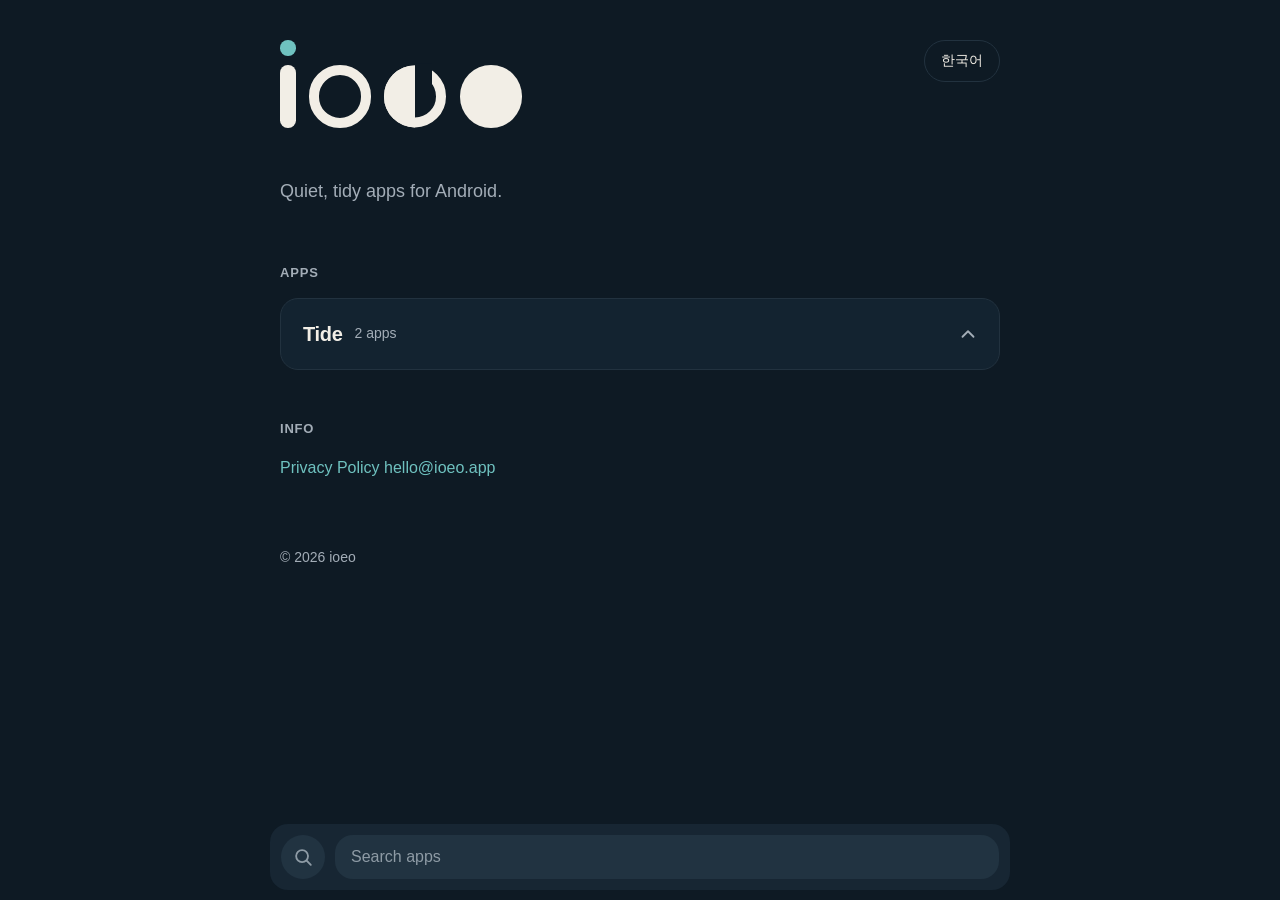
<file: index.html>
<!doctype html>
<html lang="en" data-lang="en">
<head>
<meta charset="utf-8">
<meta name="viewport" content="width=device-width, initial-scale=1, viewport-fit=cover">
<meta name="theme-color" content="#0E1A24">
<title>ioeo</title>
<meta name="description" content="ioeo makes quiet, tidy apps for Android, including the Tide family: Tide Launcher and Tide Browser.">
<link rel="stylesheet" href="/assets/site.css">
<script src="/assets/lang.js"></script>
<script src="/assets/dock.js" defer></script>
</head>
<body class="has-dock">
<main>
  <div class="top">
    <a class="home" href="/" aria-label="ioeo">
      <span class="mark lg" aria-hidden="true">
        <span class="i"><span class="dot"></span><span class="bar"></span></span>
        <span class="o"></span>
        <span class="e"><span class="ring"></span><span class="fill"></span><span class="cut"></span></span>
        <span class="full"></span>
      </span>
    </a>
    <button class="lang" type="button"><span data-l="en">한국어</span><span data-l="ko">English</span></button>
  </div>

  <section class="hero">
    <p class="lead" data-l="en">Quiet, tidy apps for Android.</p>
    <p class="lead" data-l="ko">조용하고 깔끔한 Android 앱을 만듭니다.</p>
  </section>

  <p class="label">APPS</p>
  <div class="groups">
    <button class="group" type="button" data-open="tide" aria-controls="dock-panel" aria-expanded="false">
      <span class="group-name">Tide</span>
      <span class="group-sub"><span data-l="en">2 apps</span><span data-l="ko">앱 2개</span></span>
      <svg class="group-arrow" viewBox="0 0 24 24" aria-hidden="true"><path d="M6 15l6-6 6 6"/></svg>
    </button>
  </div>

  <p class="label">INFO</p>
  <div class="links">
    <a href="/privacy/"><span data-l="en">Privacy Policy</span><span data-l="ko">개인정보처리방침</span></a>
    <a href="mailto:hello@ioeo.app">hello@ioeo.app</a>
  </div>

  <footer>© 2026 ioeo</footer>
</main>

<!-- Bottom search dock, same as Tide Launcher: the panel rises out of it -->
<div class="scrim" hidden></div>
<div class="dock" id="dock">
  <div class="dock-inner">
    <div class="panel" id="dock-panel" role="region" aria-label="Apps">
      <div class="panel-head">
        <span class="handle" aria-hidden="true"></span>
        <p class="panel-title"></p>
      </div>
      <div class="panel-intro" data-for="tide" hidden>
        <p class="panel-name">Tide</p>
        <p data-l="en">A family of apps that share one look and feel. One Tide Pro covers them all.</p>
        <p data-l="ko">같은 모습과 손맛으로 이어지는 앱 묶음. Tide Pro 하나로 모든 Tide 앱을 씁니다.</p>
      </div>
      <ul class="app-list"></ul>
    </div>
    <form class="bar" role="search" autocomplete="off">
      <button class="bar-btn" type="button" aria-label="Search">
        <svg class="ic-search" viewBox="0 0 24 24" aria-hidden="true"><circle cx="11" cy="11" r="6.5"/><path d="M16 16l4.5 4.5"/></svg>
        <svg class="ic-close" viewBox="0 0 24 24" aria-hidden="true"><path d="M6 9l6 6 6-6"/></svg>
      </button>
      <label class="bar-field">
        <span class="sr">Search apps</span>
        <input type="search" enterkeyhint="search" aria-controls="dock-panel" aria-expanded="false">
      </label>
    </form>
  </div>
</div>
</body>
</html>
</file>
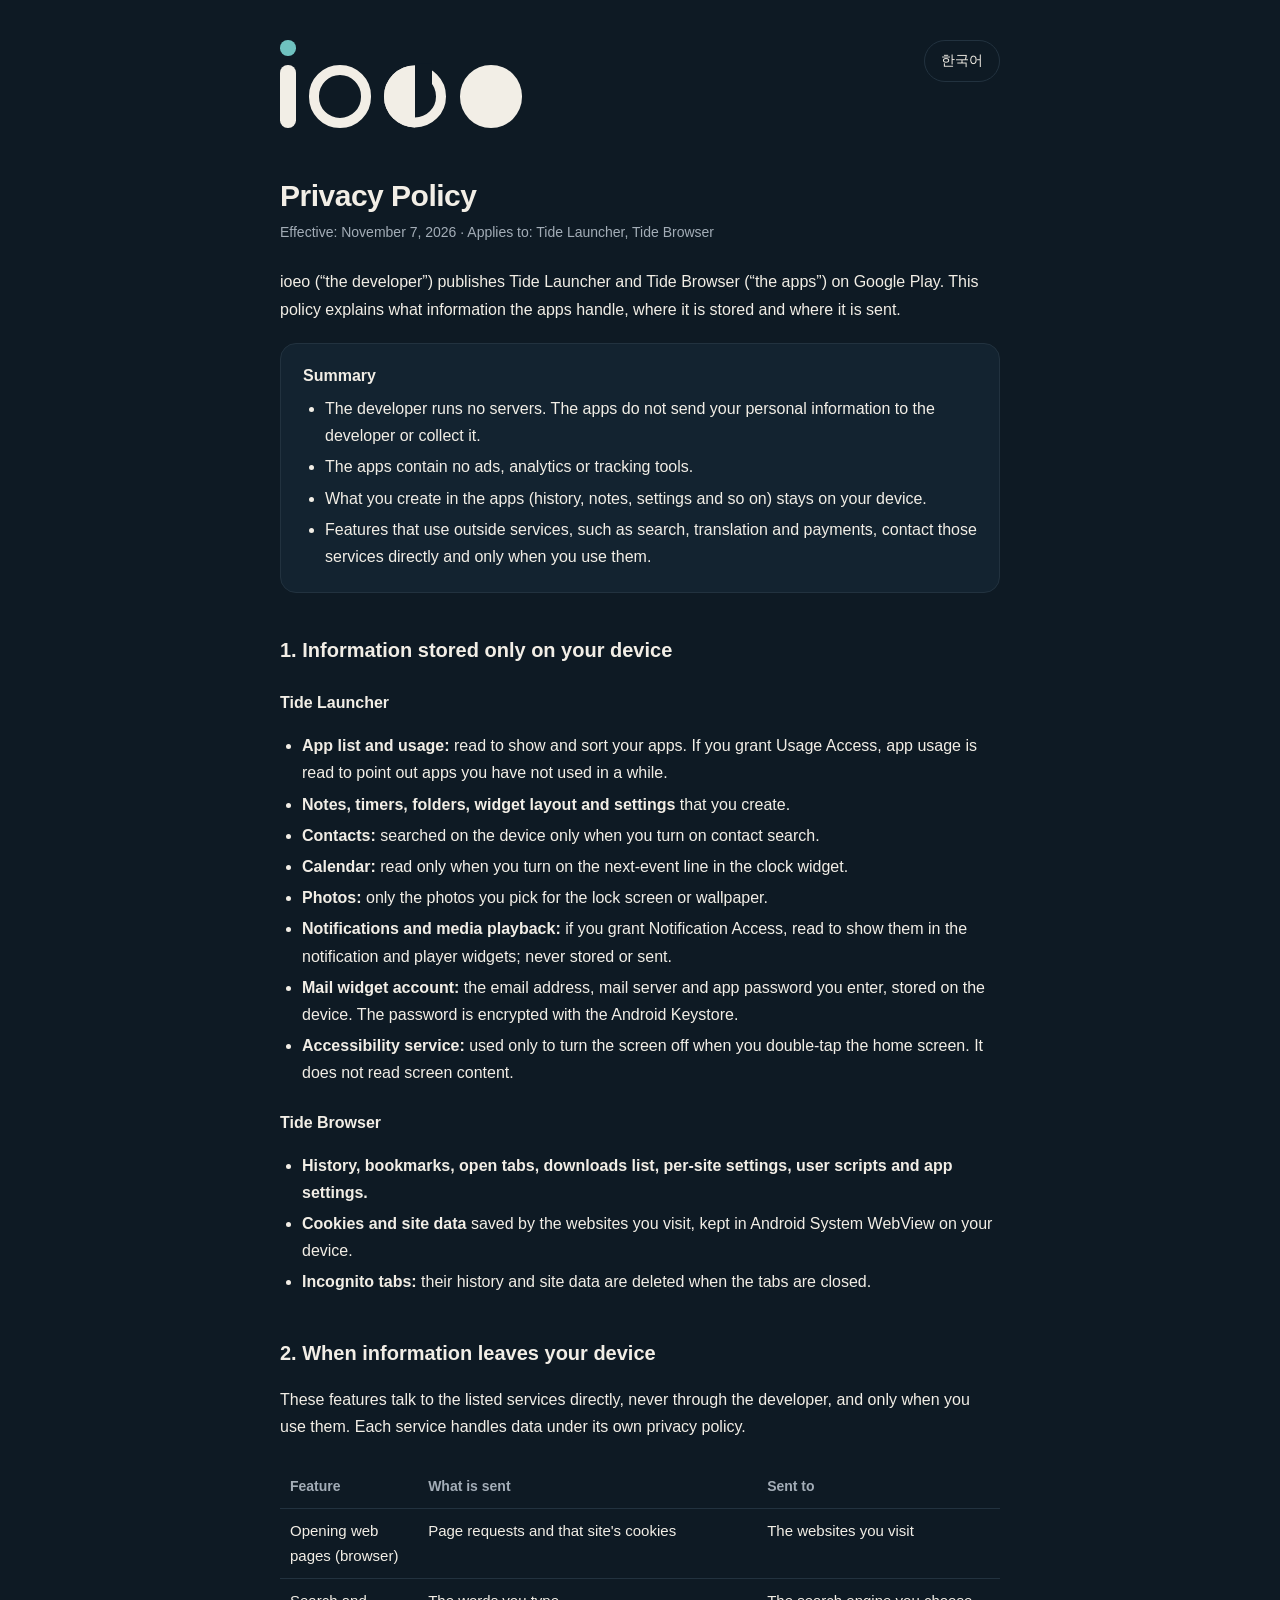
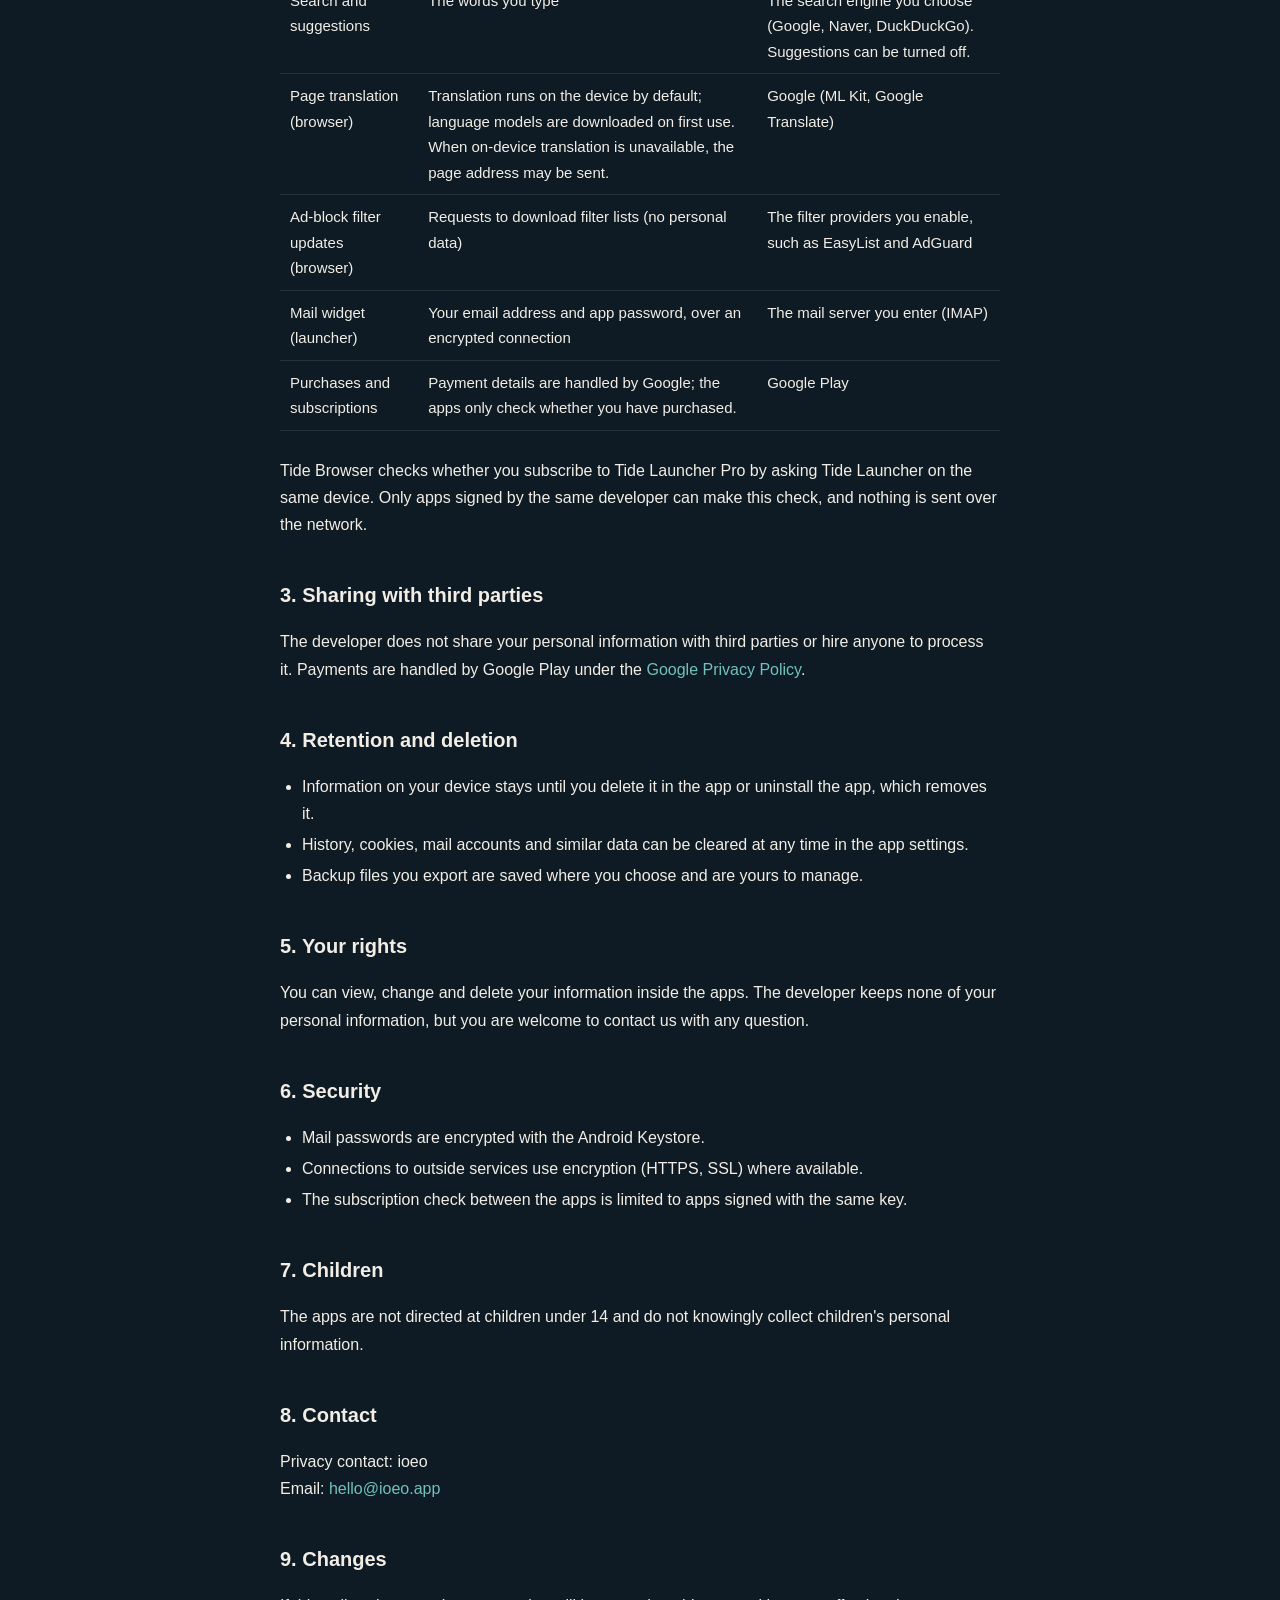
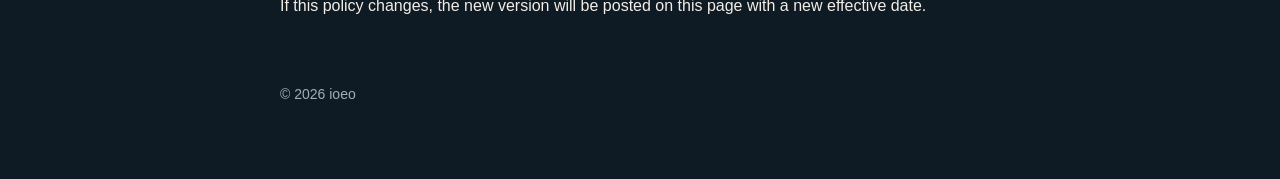
<file: privacy/index.html>
<!doctype html>
<html lang="en" data-lang="en">
<head>
<meta charset="utf-8">
<meta name="viewport" content="width=device-width, initial-scale=1">
<title>Privacy Policy — ioeo</title>
<link rel="stylesheet" href="/assets/site.css">
<script src="/assets/lang.js"></script>
</head>
<body>
<main>
  <div class="top">
    <a class="home" href="/" aria-label="ioeo">
      <span class="mark lg" aria-hidden="true">
        <span class="i"><span class="dot"></span><span class="bar"></span></span>
        <span class="o"></span>
        <span class="e"><span class="ring"></span><span class="fill"></span><span class="cut"></span></span>
        <span class="full"></span>
      </span>
    </a>
    <button class="lang" type="button"><span data-l="en">한국어</span><span data-l="ko">English</span></button>
  </div>
<article class="doc" data-l="en" lang="en">
<h1>Privacy Policy</h1>
<p class="meta">Effective: November 7, 2026 · Applies to: Tide Launcher, Tide Browser</p>

<p>ioeo (“the developer”) publishes Tide Launcher and Tide Browser (“the apps”) on Google Play. This policy explains what information the apps handle, where it is stored and where it is sent.</p>

<div class="summary">
  <strong>Summary</strong>
  <ul>
    <li>The developer runs no servers. The apps do not send your personal information to the developer or collect it.</li>
    <li>The apps contain no ads, analytics or tracking tools.</li>
    <li>What you create in the apps (history, notes, settings and so on) stays on your device.</li>
    <li>Features that use outside services, such as search, translation and payments, contact those services directly and only when you use them.</li>
  </ul>
</div>

<h2>1. Information stored only on your device</h2>
<h3>Tide Launcher</h3>
<ul>
  <li><strong>App list and usage:</strong> read to show and sort your apps. If you grant Usage Access, app usage is read to point out apps you have not used in a while.</li>
  <li><strong>Notes, timers, folders, widget layout and settings</strong> that you create.</li>
  <li><strong>Contacts:</strong> searched on the device only when you turn on contact search.</li>
  <li><strong>Calendar:</strong> read only when you turn on the next-event line in the clock widget.</li>
  <li><strong>Photos:</strong> only the photos you pick for the lock screen or wallpaper.</li>
  <li><strong>Notifications and media playback:</strong> if you grant Notification Access, read to show them in the notification and player widgets; never stored or sent.</li>
  <li><strong>Mail widget account:</strong> the email address, mail server and app password you enter, stored on the device. The password is encrypted with the Android Keystore.</li>
  <li><strong>Accessibility service:</strong> used only to turn the screen off when you double-tap the home screen. It does not read screen content.</li>
</ul>
<h3>Tide Browser</h3>
<ul>
  <li><strong>History, bookmarks, open tabs, downloads list, per-site settings, user scripts and app settings.</strong></li>
  <li><strong>Cookies and site data</strong> saved by the websites you visit, kept in Android System WebView on your device.</li>
  <li><strong>Incognito tabs:</strong> their history and site data are deleted when the tabs are closed.</li>
</ul>

<h2>2. When information leaves your device</h2>
<p>These features talk to the listed services directly, never through the developer, and only when you use them. Each service handles data under its own privacy policy.</p>
<div class="tablewrap">
<table>
  <tr><th>Feature</th><th>What is sent</th><th>Sent to</th></tr>
  <tr><td>Opening web pages (browser)</td><td>Page requests and that site's cookies</td><td>The websites you visit</td></tr>
  <tr><td>Search and suggestions</td><td>The words you type</td><td>The search engine you choose (Google, Naver, DuckDuckGo). Suggestions can be turned off.</td></tr>
  <tr><td>Page translation (browser)</td><td>Translation runs on the device by default; language models are downloaded on first use. When on-device translation is unavailable, the page address may be sent.</td><td>Google (ML Kit, Google Translate)</td></tr>
  <tr><td>Ad-block filter updates (browser)</td><td>Requests to download filter lists (no personal data)</td><td>The filter providers you enable, such as EasyList and AdGuard</td></tr>
  <tr><td>Mail widget (launcher)</td><td>Your email address and app password, over an encrypted connection</td><td>The mail server you enter (IMAP)</td></tr>
  <tr><td>Purchases and subscriptions</td><td>Payment details are handled by Google; the apps only check whether you have purchased.</td><td>Google Play</td></tr>
</table>
</div>
<p>Tide Browser checks whether you subscribe to Tide Launcher Pro by asking Tide Launcher on the same device. Only apps signed by the same developer can make this check, and nothing is sent over the network.</p>

<h2>3. Sharing with third parties</h2>
<p>The developer does not share your personal information with third parties or hire anyone to process it. Payments are handled by Google Play under the <a href="https://policies.google.com/privacy" rel="noopener">Google Privacy Policy</a>.</p>

<h2>4. Retention and deletion</h2>
<ul>
  <li>Information on your device stays until you delete it in the app or uninstall the app, which removes it.</li>
  <li>History, cookies, mail accounts and similar data can be cleared at any time in the app settings.</li>
  <li>Backup files you export are saved where you choose and are yours to manage.</li>
</ul>

<h2>5. Your rights</h2>
<p>You can view, change and delete your information inside the apps. The developer keeps none of your personal information, but you are welcome to contact us with any question.</p>

<h2>6. Security</h2>
<ul>
  <li>Mail passwords are encrypted with the Android Keystore.</li>
  <li>Connections to outside services use encryption (HTTPS, SSL) where available.</li>
  <li>The subscription check between the apps is limited to apps signed with the same key.</li>
</ul>

<h2>7. Children</h2>
<p>The apps are not directed at children under 14 and do not knowingly collect children's personal information.</p>

<h2>8. Contact</h2>
<p>Privacy contact: ioeo<br>Email: <a href="mailto:hello@ioeo.app">hello@ioeo.app</a></p>

<h2>9. Changes</h2>
<p>If this policy changes, the new version will be posted on this page with a new effective date.</p>
</article>
<article class="doc" data-l="ko" lang="ko">
<h1>개인정보처리방침</h1>
<p class="meta">시행일: 2026년 11월 7일 · 적용 대상: Tide Launcher, Tide Browser</p>

<p>ioeo(이하 “개발자”)는 개발자가 Google Play에 배포하는 Tide Launcher와 Tide Browser(이하 “앱”)를 이용하는 분의 개인정보를 중요하게 여기며, 「개인정보 보호법」 등 관련 법령을 지킵니다. 이 방침은 앱이 어떤 정보를 다루는지, 그 정보가 어디에 저장되고 어디로 전송되는지 설명합니다.</p>

<div class="summary">
  <strong>요약</strong>
  <ul>
    <li>개발자는 서버를 운영하지 않으며, 앱은 이용자의 개인정보를 개발자에게 전송하거나 수집하지 않습니다.</li>
    <li>앱에는 광고, 이용 통계(애널리틱스), 추적 도구가 없습니다.</li>
    <li>앱에서 만든 정보(기록, 메모, 설정 등)는 이용자의 기기에만 저장됩니다.</li>
    <li>검색·번역·결제처럼 외부 서비스를 쓰는 기능은 이용자가 그 기능을 사용할 때만, 해당 서비스와 직접 통신합니다.</li>
  </ul>
</div>

<h2>1. 기기에만 저장되는 정보</h2>
<p>아래 정보는 앱 기능을 위해 이용자의 기기 안에만 저장되며, 개발자에게 전송되지 않습니다.</p>

<h3>Tide Launcher</h3>
<ul>
  <li><strong>앱 목록과 사용 정보:</strong> 설치된 앱을 보여 주고 정렬하기 위해 앱 목록을 읽습니다. “사용 정보 접근”을 허용하면 오래 쓰지 않은 앱을 알려 주기 위해 앱 사용 기록을 읽습니다.</li>
  <li><strong>메모, 타이머, 폴더, 위젯 배치, 설정:</strong> 이용자가 만든 내용입니다.</li>
  <li><strong>연락처:</strong> 검색에서 연락처 찾기를 켠 경우에만, 기기 안에서 검색하는 데 사용합니다.</li>
  <li><strong>캘린더:</strong> 시계 위젯에 다음 일정을 보여 주는 기능을 켠 경우에만 읽습니다.</li>
  <li><strong>사진:</strong> 잠금화면이나 배경 사진을 고를 때 이용자가 선택한 사진에만 접근합니다.</li>
  <li><strong>알림과 재생 중인 미디어:</strong> “알림 접근”을 허용한 경우 알림 위젯과 플레이어 위젯에 표시하기 위해 읽으며, 저장하거나 전송하지 않습니다.</li>
  <li><strong>메일 위젯 계정:</strong> 메일 위젯을 사용하면 이용자가 입력한 이메일 주소, 메일 서버 주소, 앱 비밀번호를 기기에 저장합니다. 비밀번호는 Android 키스토어로 암호화해 저장합니다.</li>
  <li><strong>접근성 서비스:</strong> 홈 화면을 두 번 눌러 화면을 끄는 기능에만 사용하며, 화면 내용을 읽지 않습니다.</li>
</ul>

<h3>Tide Browser</h3>
<ul>
  <li><strong>방문 기록, 북마크, 열린 탭, 다운로드 목록, 사이트별 설정, 유저 스크립트, 앱 설정</strong></li>
  <li><strong>쿠키와 사이트 데이터:</strong> 이용자가 방문한 웹사이트가 저장하는 데이터로, 기기의 Android System WebView에 저장됩니다.</li>
  <li><strong>시크릿 탭:</strong> 시크릿 탭의 기록과 사이트 데이터는 탭을 닫으면 삭제됩니다.</li>
</ul>

<h2>2. 외부로 전송되는 경우</h2>
<p>다음 기능은 이용자가 사용할 때만, 개발자를 거치지 않고 해당 서비스와 직접 통신합니다. 각 서비스에서의 정보 처리는 그 서비스의 개인정보처리방침을 따릅니다.</p>
<div class="tablewrap">
<table>
  <tr><th>기능</th><th>전송되는 정보</th><th>받는 곳</th></tr>
  <tr><td>웹 페이지 열기 (브라우저)</td><td>페이지 요청, 해당 사이트의 쿠키</td><td>이용자가 방문한 웹사이트</td></tr>
  <tr><td>검색, 검색어 추천</td><td>입력한 검색어</td><td>이용자가 고른 검색엔진 (Google, Naver, DuckDuckGo). 추천은 설정에서 끌 수 있습니다.</td></tr>
  <tr><td>페이지 번역 (브라우저)</td><td>기본은 기기 안에서 번역하며, 처음 사용할 때 언어 모델을 내려받습니다. 기기 안 번역을 쓸 수 없을 때는 번역할 페이지 주소가 전송될 수 있습니다.</td><td>Google (ML Kit, Google 번역)</td></tr>
  <tr><td>광고 차단 필터 업데이트 (브라우저)</td><td>필터 목록 다운로드 요청 (개인정보 없음)</td><td>EasyList, AdGuard 등 이용자가 켠 필터 제공처</td></tr>
  <tr><td>메일 위젯 (런처)</td><td>이메일 주소, 앱 비밀번호 (암호화된 연결)</td><td>이용자가 입력한 메일 서버 (IMAP)</td></tr>
  <tr><td>구매와 구독</td><td>결제 정보는 Google이 처리하며, 앱은 구매 여부만 확인합니다.</td><td>Google Play</td></tr>
</table>
</div>
<p>Tide Browser는 Tide Launcher Pro 구독 여부를 확인하기 위해 같은 기기에 설치된 Tide Launcher에 직접 묻습니다. 이 확인은 같은 개발자가 서명한 앱끼리만 가능하며, 네트워크로 전송되지 않습니다.</p>

<h2>3. 제3자 제공과 처리 위탁</h2>
<p>개발자는 이용자의 개인정보를 제3자에게 제공하거나 처리를 위탁하지 않습니다. 결제는 Google Play가 처리하며 <a href="https://policies.google.com/privacy" rel="noopener">Google 개인정보처리방침</a>을 따릅니다.</p>

<h2>4. 보유 기간과 삭제</h2>
<ul>
  <li>기기에 저장된 정보는 이용자가 앱 안에서 지우거나 앱을 삭제할 때까지 보관되며, 앱을 삭제하면 함께 삭제됩니다.</li>
  <li>방문 기록, 쿠키, 메일 계정 등은 앱 설정에서 언제든 지울 수 있습니다.</li>
  <li>이용자가 백업 기능으로 내보낸 파일은 이용자가 고른 위치에 저장되며, 이용자가 직접 관리합니다.</li>
</ul>

<h2>5. 이용자의 권리</h2>
<p>이용자는 앱 안에서 자신의 정보를 확인하고 수정하거나 삭제할 수 있습니다. 개발자는 이용자의 개인정보를 보관하지 않으므로 개발자에게 따로 요청할 필요는 없지만, 문의가 있으면 아래 연락처로 알려 주세요.</p>

<h2>6. 안전성 확보 조치</h2>
<ul>
  <li>메일 비밀번호는 Android 키스토어로 암호화해 저장합니다.</li>
  <li>외부 서비스와의 통신은 가능한 경우 암호화된 연결(HTTPS, SSL)을 사용합니다.</li>
  <li>앱 사이의 구독 확인은 같은 서명 키를 가진 앱만 할 수 있도록 제한합니다.</li>
</ul>

<h2>7. 아동의 개인정보</h2>
<p>앱은 만 14세 미만 아동을 대상으로 하지 않으며, 아동의 개인정보를 의도적으로 수집하지 않습니다.</p>

<h2>8. 개인정보 보호책임자</h2>
<p>개인정보 보호책임자: ioeo 대표<br>이메일: <a href="mailto:hello@ioeo.app">hello@ioeo.app</a></p>

<h2>9. 방침의 변경</h2>
<p>이 방침이 바뀌면 이 페이지에 게시하고 위의 시행일을 고칩니다.</p>
</article>
<footer>© 2026 ioeo</footer>
</main>
</body>
</html>
</file>
<file: assets/site.css>
:root { --bg:#0E1A24; --fg:#F2EEE6; --muted:#A3ADB7; --line:#22323F; --accent:#6FC2C0; --card:#132330; }
* { box-sizing: border-box; }
body { margin:0; background:var(--bg); color:var(--fg); font: 16px/1.7 -apple-system, BlinkMacSystemFont, "Pretendard", "Apple SD Gothic Neo", "Noto Sans KR", "Segoe UI", sans-serif; }
main { max-width: 760px; margin: 0 auto; padding: 40px 20px 72px; }
a { color: var(--accent); text-decoration: none; }
a:hover { text-decoration: underline; }

/* Language: only the active one shows */
html[data-lang="en"] [data-l="ko"], html[data-lang="ko"] [data-l="en"] { display: none !important; }

/* Top bar */
.top { display:flex; align-items:flex-start; justify-content:space-between; gap: 12px; margin-bottom: 48px; }
.home { display:inline-flex; align-items:center; text-decoration:none; }
.home:hover { text-decoration:none; }
.lang { background: transparent; color: var(--fg); border: 1px solid var(--line); border-radius: 999px; padding: 8px 16px; min-height: 40px; font: inherit; font-size: 14px; cursor: pointer; }
.lang:hover { border-color: var(--muted); }
.lang:focus-visible { outline: 2px solid var(--accent); outline-offset: 2px; }

/* ioeo mark: i · new moon · e (half moon) · full moon. --u = one unit */
.mark { --u: 1px; display:flex; align-items:flex-end; gap: calc(22 * var(--u)); }
.mark .i { display:flex; flex-direction:column; align-items:center; gap: calc(16 * var(--u)); }
.mark .dot { width: calc(26 * var(--u)); height: calc(26 * var(--u)); border-radius:50%; background: var(--accent); }
.mark .bar { width: calc(26 * var(--u)); height: calc(104 * var(--u)); border-radius: calc(13 * var(--u)); background: var(--fg); }
.mark .o { width: calc(104 * var(--u)); height: calc(104 * var(--u)); border-radius:50%; border: calc(18 * var(--u)) solid var(--fg); }
.mark .full { width: calc(104 * var(--u)); height: calc(104 * var(--u)); border-radius:50%; background: var(--fg); }
.mark .e { position:relative; width: calc(104 * var(--u)); height: calc(104 * var(--u)); transform: rotate(-90deg); }
.mark .e > span { position:absolute; display:block; }
.mark .e .ring { inset:0; border-radius:50%; border: calc(18 * var(--u)) solid var(--fg); }
.mark .e .fill { left:0; top:0; width:100%; height:50%; border-radius: calc(52 * var(--u)) calc(52 * var(--u)) 0 0; background: var(--fg); }
.mark .e .cut { left: calc(70 * var(--u)); top: calc(52 * var(--u)); width: calc(36 * var(--u)); height: calc(28 * var(--u)); background: var(--bg); }
.mark.sm { --u: 0.26px; }
.mark.lg { --u: 0.6px; }

/* Home */
.hero { margin: 0 0 56px; }
.hero h1 { font-size: 40px; font-weight: 500; letter-spacing: -1px; margin: 28px 0 8px; }
.lead { color: var(--muted); font-size: 18px; margin: 0; }
.label { font-size: 13px; font-weight: 600; color: var(--muted); letter-spacing: 0.8px; margin: 0 0 14px; }
.apps { display:grid; grid-template-columns: repeat(auto-fit, minmax(240px, 1fr)); gap: 12px; margin-bottom: 48px; }
.app { background: var(--card); border:1px solid var(--line); border-radius: 18px; padding: 20px 22px; }
.app h3 { margin: 0 0 4px; font-size: 18px; font-weight: 600; }
.app p { margin: 0 0 10px; color: var(--muted); font-size: 15px; }
.badge { font-size: 13px; color: var(--accent); white-space: nowrap; }

/* App groups on the page: only the group shows; its apps open in the dock */
.groups { display:grid; gap: 12px; margin-bottom: 48px; }
.group { display:flex; align-items:center; gap: 12px; width:100%; text-align:left; font: inherit; color: var(--fg); cursor:pointer;
  background: var(--card); border:1px solid var(--line); border-radius: 18px; padding: 18px 20px 18px 22px; min-height: 64px; }
.group:hover { border-color: #2B3E4D; }
.group:focus-visible { outline: 2px solid var(--accent); outline-offset: 2px; }
.group-name { font-size: 20px; font-weight: 600; letter-spacing: -0.3px; }
.group-sub { color: var(--muted); font-size: 14px; margin-right: auto; }
.group-arrow { width: 22px; height: 22px; fill: none; stroke: var(--muted); stroke-width: 2; stroke-linecap: round; stroke-linejoin: round; }

/* Bottom search dock — values from Tide Launcher (ioeo theme):
   gap 10 · field #172633 · input #213341 · border #2B3E4D · sub text #8E9BA5 · scrim 0.55
   open 420ms (0.16,1,0.3,1) · close 320ms (0.32,0,0.15,1) */
body.has-dock main { padding-bottom: 140px; }
.dock { --r: 18px; position: fixed; z-index: 30; left: 10px; right: 10px; bottom: calc(10px + env(safe-area-inset-bottom));
  max-width: 740px; margin: 0 auto; background: #172633; border: 1px solid transparent; border-radius: var(--r);
  overflow: hidden; display:flex; flex-direction: column; justify-content: flex-end;
  transition: height 420ms cubic-bezier(0.16, 1, 0.3, 1), border-color 200ms; }
.dock.open { border-color: #2B3E4D; }
.dock.closing { transition-duration: 320ms, 200ms; transition-timing-function: cubic-bezier(0.32, 0, 0.15, 1), ease; }
.dock.no-anim { transition: none; }
.dock-inner { display:flex; flex-direction: column; justify-content: flex-end; flex-shrink: 0; padding: 10px; }
.scrim { position: fixed; inset: 0; z-index: 20; background: rgba(0,0,0,0.55); opacity: 0; transition: opacity 420ms cubic-bezier(0.16, 1, 0.3, 1); }
.scrim.on { opacity: 1; }

.panel { display: none; flex-shrink: 0; max-height: calc(78vh - 84px); overflow-y: auto; overscroll-behavior: contain; }
.dock.open .panel { display: block; }
.panel-head { display:flex; flex-direction: column; align-items:center; gap: 8px; padding: 2px 4px 10px; touch-action: none; cursor: grab; user-select: none; -webkit-user-select: none; }
.handle { width: 36px; height: 4px; border-radius: 2px; background: rgba(142,155,165,0.5); }
.panel-title { align-self: stretch; margin: 0; font-size: 13px; color: #8E9BA5; }
.panel-intro { padding: 0 4px 14px; margin-bottom: 4px; border-bottom: 0.8px solid #344959; }
.panel-intro p { margin: 0; color: #8E9BA5; font-size: 14px; line-height: 1.6; }
.panel-intro .panel-name { color: var(--fg); font-size: 20px; font-weight: 600; letter-spacing: -0.3px; margin-bottom: 2px; }
.app-list { list-style: none; margin: 0; padding: 0 0 6px; }
.app-row { display:grid; grid-template-columns: 44px 1fr auto; align-items:center; column-gap: 14px; padding: 10px 4px; }
.app-row + .app-row { border-top: 0.8px solid #344959; }
.app-icon { width: 44px; height: 44px; border-radius: 12px; overflow: hidden; display:block; box-shadow: 0 0 0 1px #2B3E4D; }
.app-icon svg { width: 100%; height: 100%; display:block; }
.app-text { display:flex; flex-direction: column; min-width: 0; }
.app-name { font-size: 16px; font-weight: 600; }
.app-desc { font-size: 13px; color: #8E9BA5; line-height: 1.5; }

.bar { display:flex; align-items:center; gap: 10px; margin: 0; }
.bar-btn { flex: none; width: 44px; height: 44px; border-radius: 50%; border: 0; padding: 0; background: #213341; color: #8E9BA5;
  display:grid; place-items:center; cursor:pointer; transition: transform 100ms; }
.bar-btn:active { transform: scale(0.94); }
.bar-btn:focus-visible { outline: 2px solid var(--accent); outline-offset: 2px; }
.bar-btn svg { width: 22px; height: 22px; fill: none; stroke: currentColor; stroke-width: 2; stroke-linecap: round; stroke-linejoin: round; }
.bar-btn .ic-close, .dock.open .bar-btn .ic-search { display: none; }
.dock.open .bar-btn .ic-close { display: block; }
.bar-field { flex: 1; min-width: 0; }
.bar-field input { width: 100%; height: 44px; border: 0; border-radius: var(--r); background: #213341; color: var(--fg);
  padding: 0 16px; font: inherit; font-size: 16px; outline: none; -webkit-appearance: none; appearance: none; }
.bar-field input::placeholder { color: #8E9BA5; }
.bar-field input::-webkit-search-cancel-button { -webkit-appearance: none; }
.bar-field input:focus-visible { box-shadow: 0 0 0 2px var(--accent); }
.sr { position:absolute; width:1px; height:1px; overflow:hidden; clip: rect(0 0 0 0); white-space: nowrap; }

@media (prefers-reduced-motion: reduce) { .dock, .scrim, .bar-btn { transition: none; } }

/* Policy */
.doc h1 { font-size: 30px; line-height:1.3; margin: 0 0 6px; letter-spacing:-0.5px; }
.doc h2 { font-size: 20px; margin: 40px 0 10px; }
.doc h3 { font-size: 16px; margin: 22px 0 6px; }
.meta { color: var(--muted); font-size: 14px; margin: 0 0 24px; }
.summary { background: var(--card); border: 1px solid var(--line); border-radius: 16px; padding: 18px 22px; margin: 20px 0; }
.summary ul { margin: 6px 0 0; padding-left: 20px; }
.doc ul { padding-left: 22px; }
.doc li { margin: 4px 0; }
.tablewrap { overflow-x:auto; }
table { width:100%; border-collapse: collapse; margin: 10px 0; font-size: 15px; }
th, td { text-align:left; vertical-align:top; padding: 9px 10px; border-bottom: 1px solid var(--line); }
th { color: var(--muted); font-weight: 600; font-size: 14px; }

footer { margin-top: 64px; color: var(--muted); font-size: 14px; }
</file>
